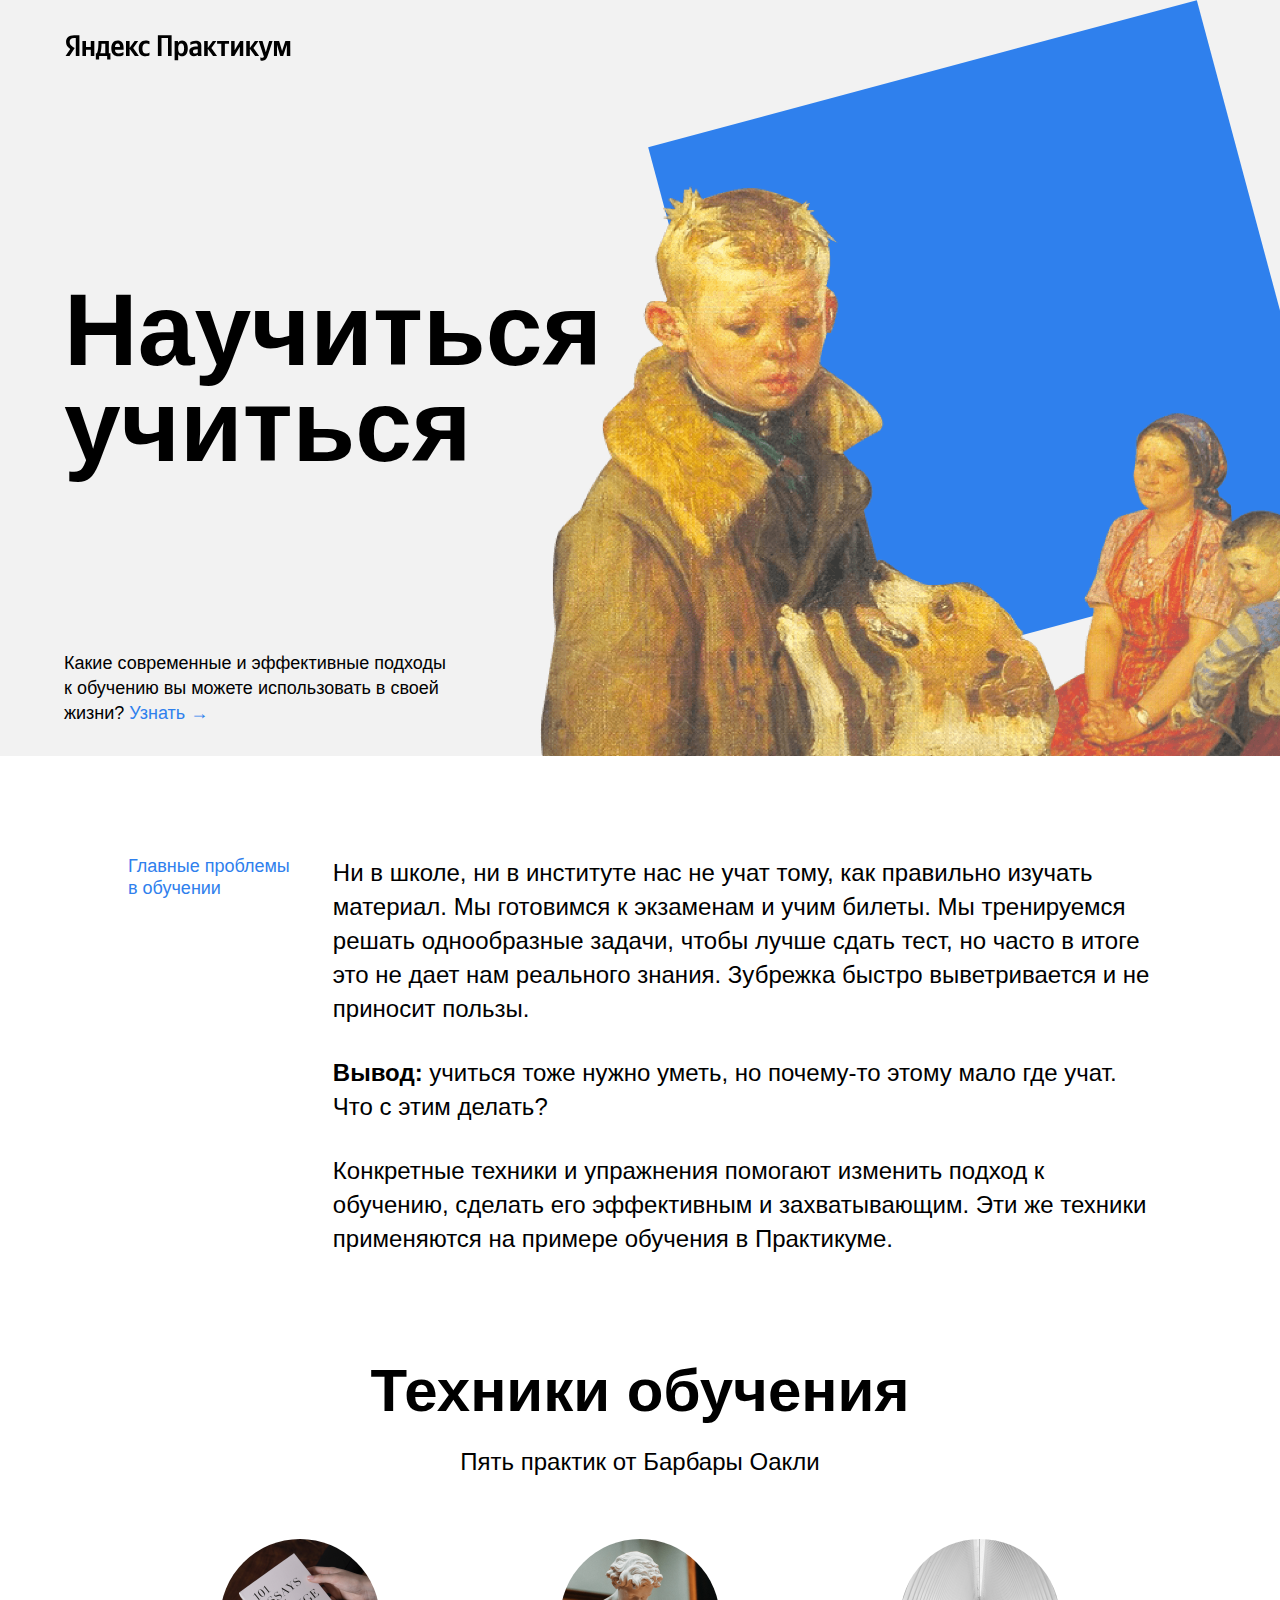
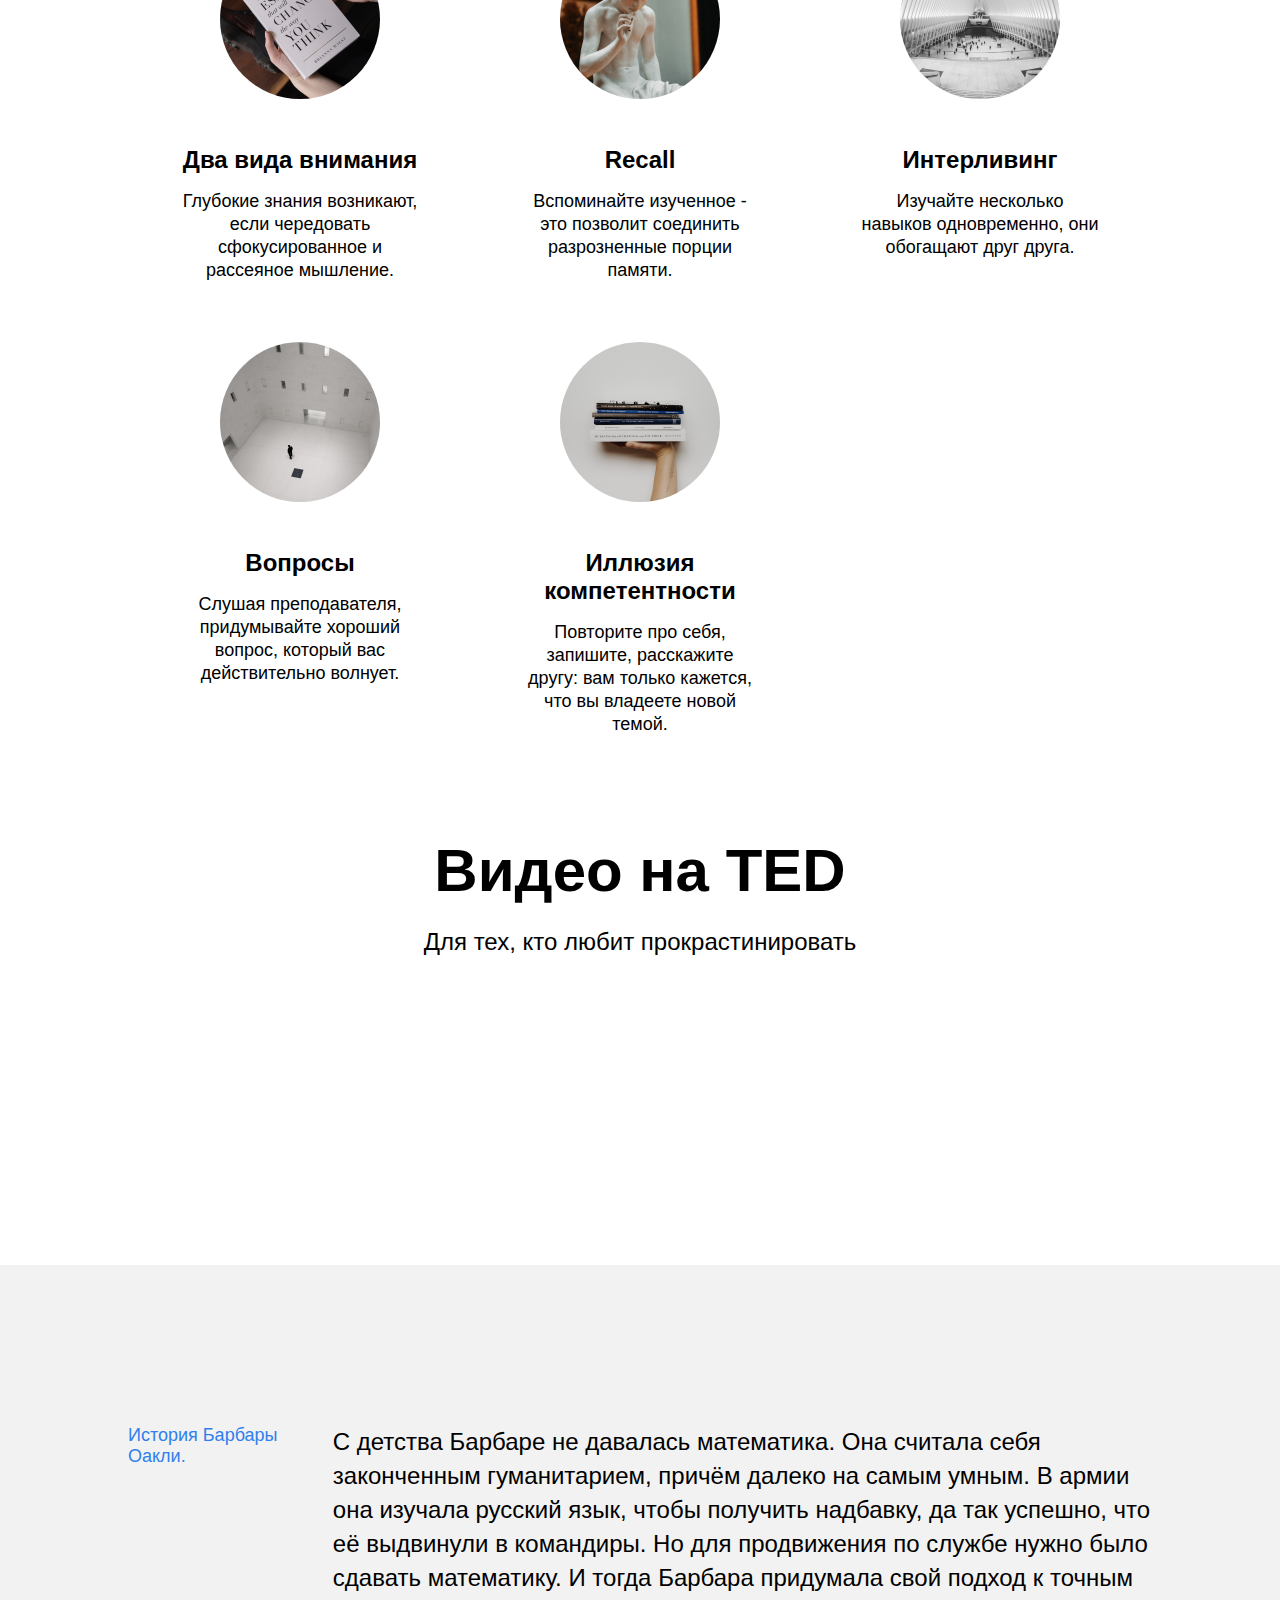
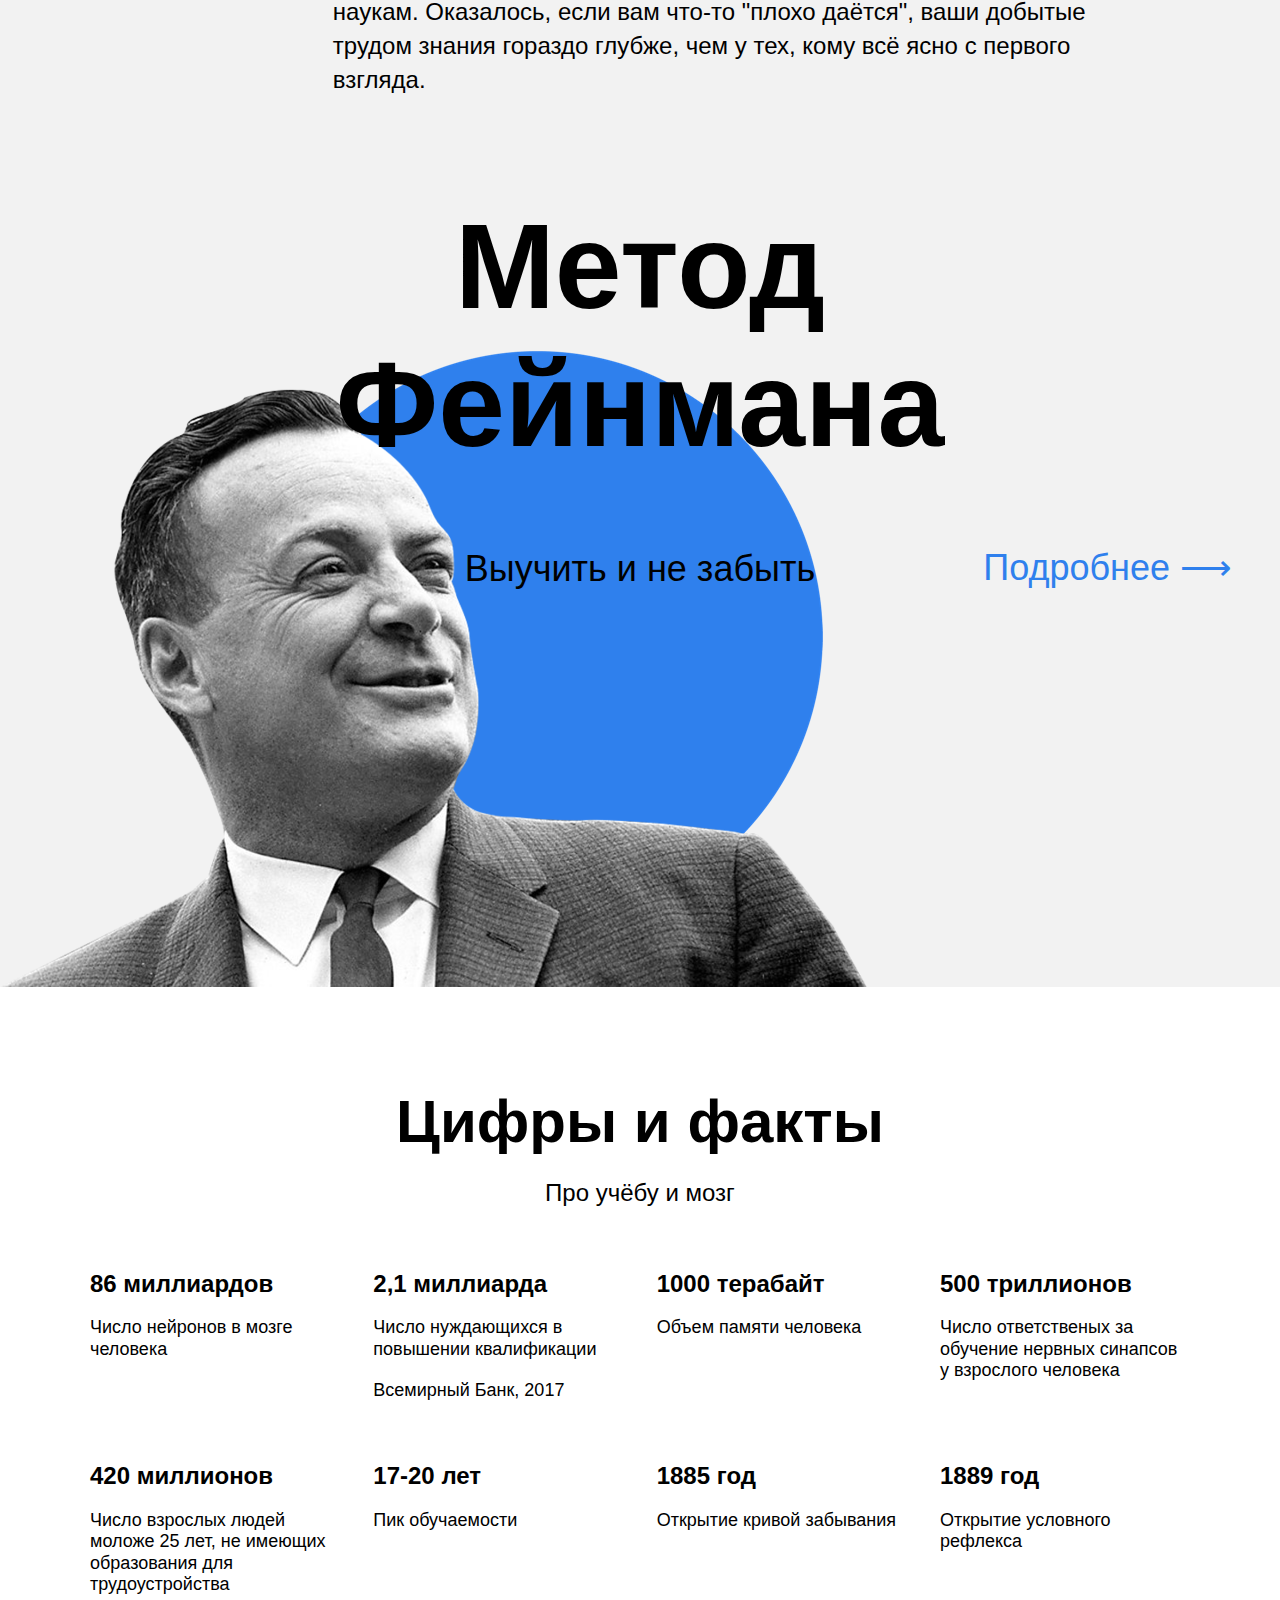
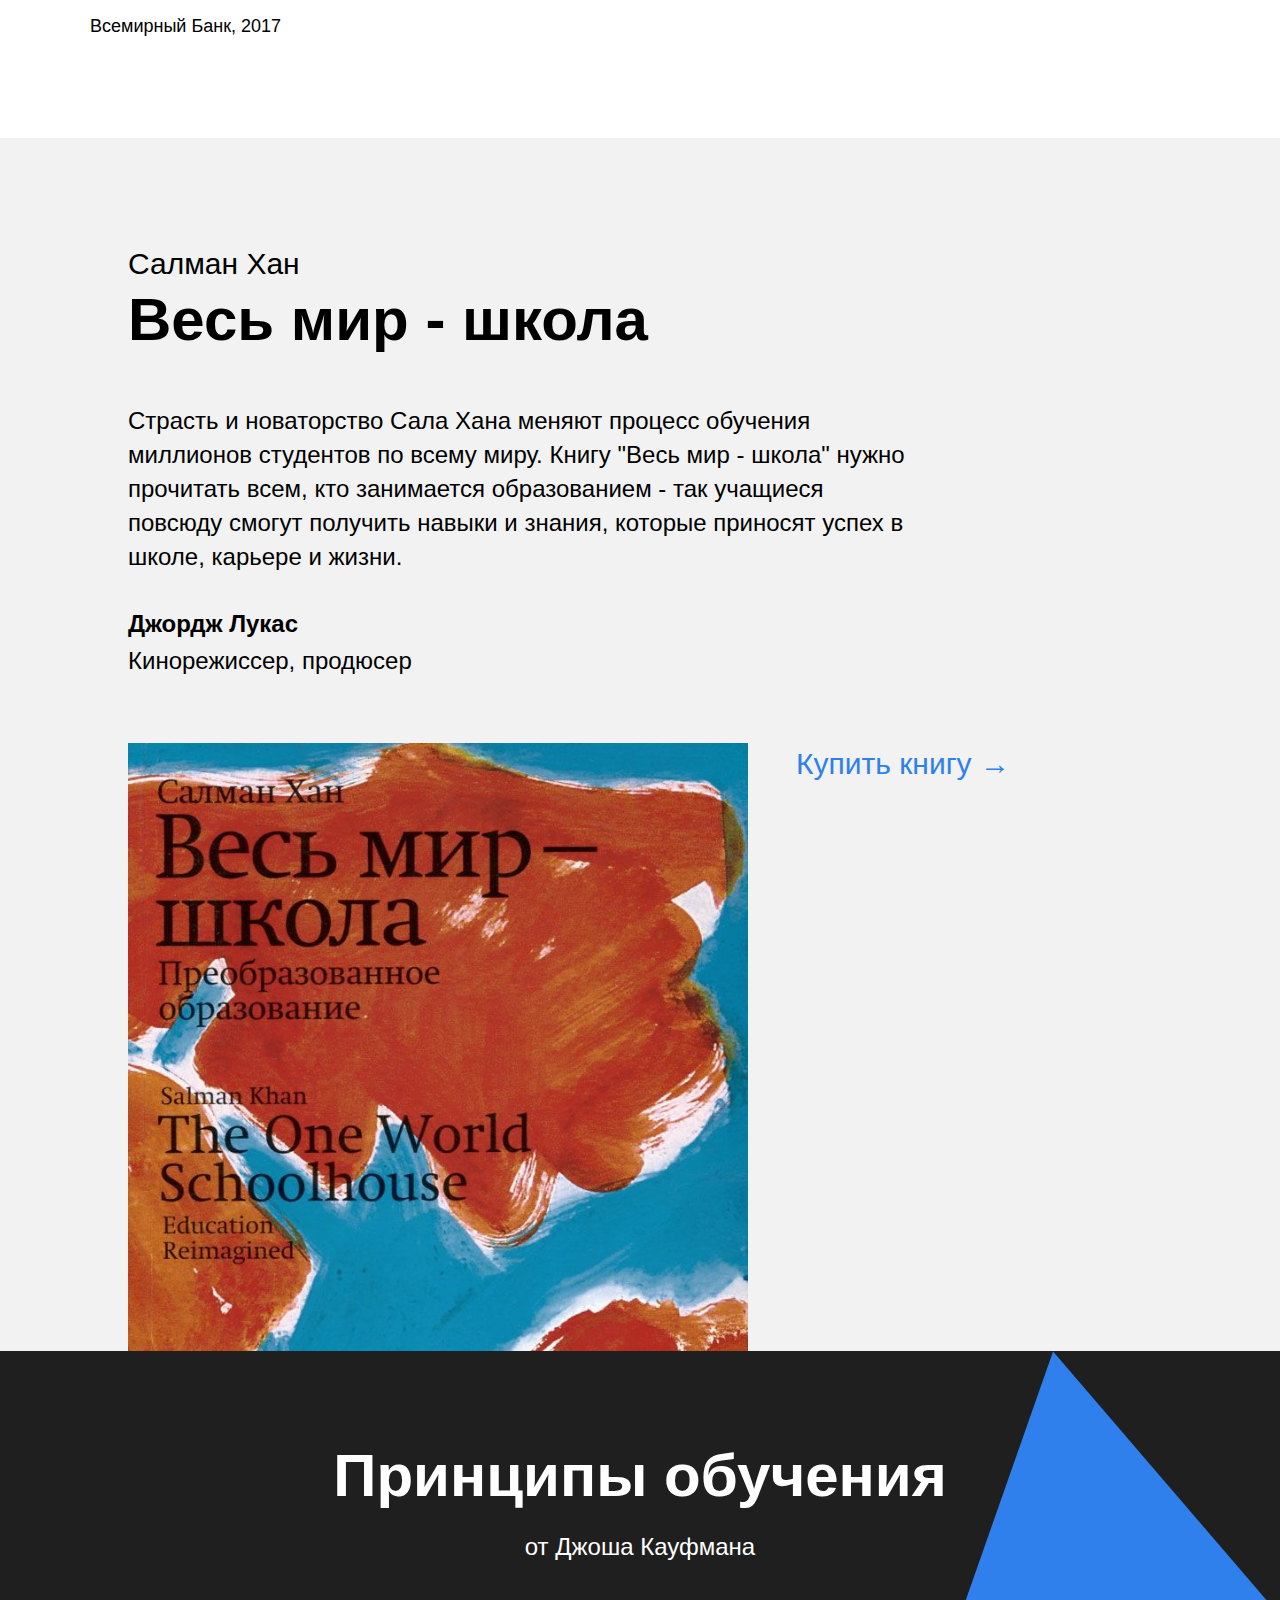
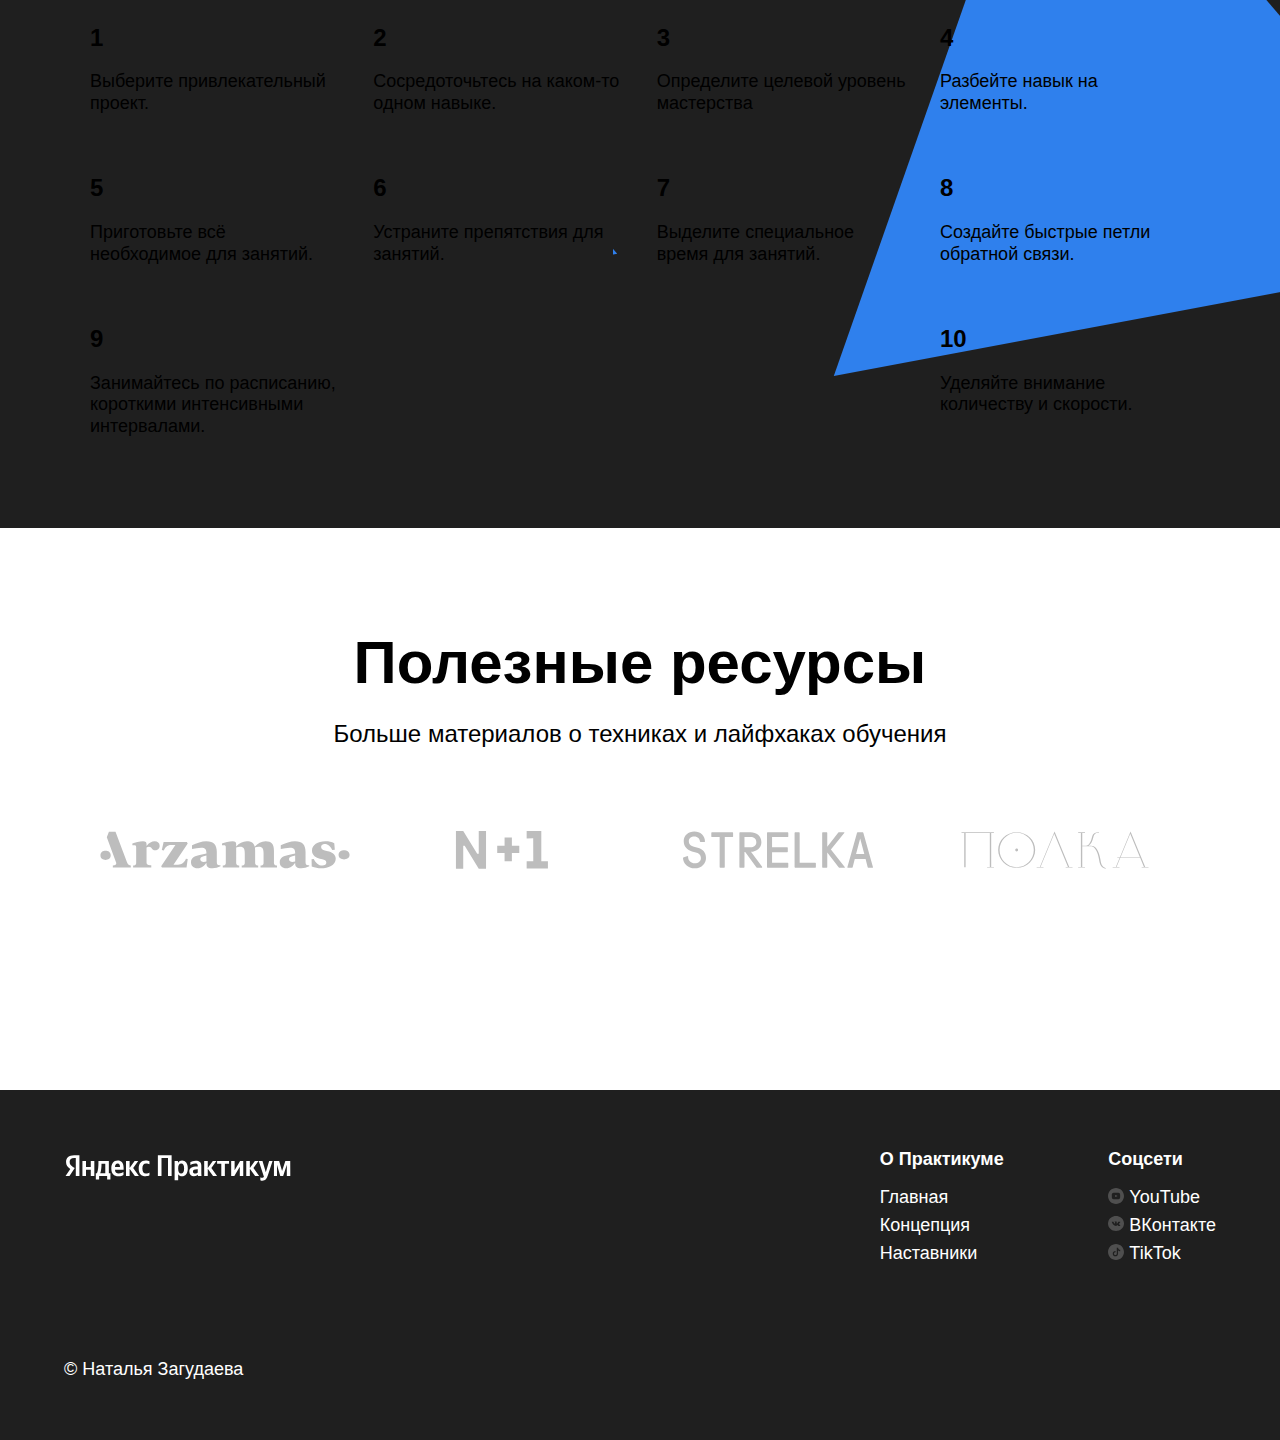
<file: index.html>
<!DOCTYPE html>
<html lang="ru">
  <head>
    <meta charset="UTF-8">
    <link rel="stylesheet" href="./pages/index.css">
    <meta name="viewport" content="width=device-width, initial-scale=1.0">
    <meta name="keywords" content="html, css">
    <meta name="author" content="Наталья Загудаева">
    <title>Научиться учиться</title>
  </head>

  <body>
    <div class="page">
      <header class="header">
        <img class="logo logo_place_header" src="./images/logo_place_header.svg" alt="Логотип Яндекс.Практикум">
        <h1 class="header__title">Научиться учиться</h1>
        <p class="header__subtitle">Какие современные и эффективные подходы к обучению вы можете использовать в своей жизни? <a class="header__link" href="#">Узнать &#8594;</a></p>
        <img class="header__main-illustration" src="./images/header-image.png" alt="главное изображение">
        <div class="header__square-pic rotation"></div>
      </header>

      <main class="content">
        <section class="description">
          <div class="two-columns">
            <h2 class="two-columns__brief">Главные проблемы в обучении</h2>
            <div class="two-columns__main-text">
              <p class="two-columns__paragraph">
                Ни в школе, ни в институте нас не учат тому, как правильно изучать материал. Мы готовимся к экзаменам и учим билеты. Мы тренируемся решать однообразные задачи, чтобы лучше сдать тест, но часто в итоге это не дает нам
                реального знания. Зубрежка быстро выветривается и не приносит пользы.
              </p>
              <p class="two-columns__paragraph"><span class="two-columns__span-accent">Вывод: </span>учиться тоже нужно уметь, но почему-то этому мало где учат. Что с этим делать?</p>
              <p class="two-columns__paragraph">Конкретные техники и упражнения помогают изменить подход к обучению, сделать его эффективным и захватывающим. Эти же техники применяются на примере обучения в Практикуме.</p>
            </div>
          </div>
        </section>

        <section class="techniques">
          <h2 class="section-title">Техники обучения</h2>
          <h3 class="section-subtitle">Пять практик от Барбары Оакли</h3>
          <ul class="cards">
            <li class="cards__item">
              <img src="./images/cards-attention.png" class="cards__image" alt="Два вида внимания">
              <h4 class="cards__title">Два вида внимания</h4>
              <p class="cards__description">Глубокие знания возникают, если чередовать сфокусированное и рассеяное мышление.</p>
            </li>
            <li class="cards__item">
              <img src="./images/cards-recall.png" class="cards__image" alt="Вспоминайте изученное">
              <h4 class="cards__title">Recall</h4>
              <p class="cards__description">Вспоминайте изученное - это позволит соединить разрозненные порции памяти.</p>
            </li>
            <li class="cards__item">
              <img src="./images/cards-interliving.png" class="cards__image" alt="Интерливинг">
              <h4 class="cards__title">Интерливинг</h4>
              <p class="cards__description">Изучайте несколько навыков одновременно, они обогащают друг друга.</p>
            </li>
            <li class="cards__item">
              <img src="./images/cards-question.png" class="cards__image" alt="Вопросы">
              <h4 class="cards__title">Вопросы</h4>
              <p class="cards__description">Слушая преподавателя, придумывайте хороший вопрос, который вас действительно волнует.</p>
            </li>
            <li class="cards__item">
              <img src="./images/cards-competence.png" class="cards__image" alt="Иллюзия компетентности">
              <h4 class="cards__title">Иллюзия компетентности</h4>
              <p class="cards__description">Повторите про себя, запишите, расскажите другу: вам только кажется, что вы владеете новой темой.</p>
            </li>
          </ul>
        </section>

        <section class="video">
          <h2 class="section-title">Видео на TED</h2>
          <h3 class="section-subtitle">Для тех, кто любит прокрастинировать</h3>
          <div class="video__iframes">
            <iframe class="video__iframe" src="https://www.youtube.com/embed/arj7oStGLkU" allowfullscreen></iframe>
            <iframe class="video__iframe" src="https://www.youtube.com/embed/5MgBikgcWnY" allowfullscreen></iframe>
          </div>
        </section>

        <section class="oakley">
          <div class="two-columns">
            <h2 class="two-columns__brief">История Барбары Оакли.</h2>
            <div class="two-columns__main-text">
              <p class="two-columns__paragraph">
                С детства Барбаре не давалась математика. Она считала себя законченным гуманитарием, причём далеко на самым умным. В армии она изучала русский язык, чтобы получить надбавку, да так успешно, что её выдвинули в командиры. Но
                для продвижения по службе нужно было сдавать математику. И тогда Барбара придумала свой подход к точным наукам. Оказалось, если вам что-то "плохо даётся", ваши добытые трудом знания гораздо глубже, чем у тех, кому всё ясно с
                первого взгляда.
              </p>
            </div>
          </div>
        </section>

        <section class="feynman">
          <h2 class="feynman__title">Метод Фейнмана</h2>
          <p class="feynman__subtitle">Выучить и не забыть</p>
          <img class="feynman__image" src="./images/feynman.png" alt="Ричард Фейнман">
          <a href="#" class="feynman__link">Подробнее &xrarr;</a>
        </section>

        <section class="digits">
          <h2 class="section-title">Цифры и факты</h2>
          <h3 class="section-subtitle">Про учёбу и мозг</h3>
          <ul class="table">
            <li class="table__cell">
              <h4 class="table__heading">86 миллиардов</h4>
              <p class="table__text">Число нейронов в мозге человека</p>
            </li>
            <li class="table__cell">
              <h4 class="table__heading">2,1 миллиарда</h4>
              <p class="table__text">Число нуждающихся в повышении квалификации</p>
              <p class="table__text">Всемирный Банк, 2017</p>
            </li>
            <li class="table__cell">
              <h4 class="table__heading">1000 терабайт</h4>
              <p class="table__text">Объем памяти человека</p>
            </li>
            <li class="table__cell">
              <h4 class="table__heading">500 триллионов</h4>
              <p class="table__text">Число ответственых за обучение нервных синапсов у взрослого человека</p>
            </li>
            <li class="table__cell">
              <h4 class="table__heading">420 миллионов</h4>
              <p class="table__text">Число взрослых людей моложе 25 лет, не имеющих образования для трудоустройства</p>
              <p class="table__text">Всемирный Банк, 2017</p>
            </li>
            <li class="table__cell">
              <h4 class="table__heading">17-20 лет</h4>
              <p class="table__text">Пик обучаемости</p>
            </li>
            <li class="table__cell">
              <h4 class="table__heading">1885 год</h4>
              <p class="table__text">Открытие кривой забывания</p>
            </li>
            <li class="table__cell">
              <h4 class="table__heading">1889 год</h4>
              <p class="table__text">Открытие условного рефлекса</p>
            </li>
          </ul>
        </section>

        <section class="khan">
          <div class="khan__container">
            <p class="khan__author">Салман Хан</p>
            <h2 class="khan__title">Весь мир - школа</h2>
            <blockquote class="khan__quote">
              Страсть и новаторство Сала Хана меняют процесс обучения миллионов студентов по всему миру. Книгу "Весь мир - школа" нужно прочитать всем, кто занимается образованием - так учащиеся повсюду смогут получить навыки и знания,
              которые приносят успех в школе, карьере и жизни.
            </blockquote>
            <p class="khan__quote-author">Джордж Лукас</p>
            <span class="khan__quote-author-subline">Кинорежиссер, продюсер</span>
            <div class="khan__book-container">
              <img src="./images/khan-book.jpg" class="khan__book-pic" alt="Книга Весь мир - школа">
              <a class="khan__buy-link" href="#">Купить книгу &#8594;</a>
            </div>
          </div>
        </section>

        <section class="kaufman">
          <h2 class="section-title section-title_theme_dark">Принципы обучения</h2>
          <h3 class="section-subtitle section-subtitle_theme_dark">от Джоша Кауфмана</h3>
          <div class="kaufman__triangle rotation"></div>
          <div class="table table_theme_dark">
            <div class="table__cell table__cell_theme_dark">
              <h4 class="table__heading table__heading_theme_dark">1</h4>
              <p class="table__text table__text_theme_dark">Выберите привлекательный проект.</p>
            </div>
            <div class="table__cell table__cell_theme_dark">
              <h4 class="table__heading table__heading_theme_dark">2</h4>
              <p class="table__text table__text_theme_dark">Сосредоточьтесь на каком-то одном навыке.</p>
            </div>
            <div class="table__cell table__cell_theme_dark">
              <h4 class="table__heading table__heading_theme_dark">3</h4>
              <p class="table__text table__text_theme_dark">Определите целевой уровень мастерства</p>
            </div>
            <div class="table__cell table__cell_theme_dark">
              <h4 class="table__heading table__heading_theme_dark">4</h4>
              <p class="table__text table__text_theme_dark">Разбейте навык на элементы.</p>
            </div>
            <div class="table__cell table__cell_theme_dark">
              <h4 class="table__heading table__heading_theme_dark">5</h4>
              <p class="table__text table__text_theme_dark">Приготовьте всё необходимое для занятий.</p>
            </div>
            <div class="table__cell table__cell_theme_dark">
              <h4 class="table__heading table__heading_theme_dark">6</h4>
              <p class="table__text table__text_theme_dark">Устраните препятствия для занятий.</p>
            </div>
            <div class="table__cell table__cell_theme_dark">
              <h4 class="table__heading table__heading_theme_dark">7</h4>
              <p class="table__text table__text_theme_dark">Выделите специальное время для занятий.</p>
            </div>
            <div class="table__cell table__cell_theme_dark">
              <h4 class="table__heading table__heading_theme_dark">8</h4>
              <p class="table__text table__text_theme_dark">Создайте быстрые петли обратной связи.</p>
            </div>
            <div class="table__cell table__cell_theme_dark">
              <h4 class="table__heading table__heading_theme_dark">9</h4>
              <p class="table__text table__text_theme_dark">Занимайтесь по расписанию, короткими интенсивными интервалами.</p>
            </div>
            <div class="table__cell table__cell_theme_dark">
              <h4 class="table__heading table__heading_theme_dark">10</h4>
              <p class="table__text table__text_theme_dark">Уделяйте внимание количеству и скорости.</p>
            </div>
          </div>
        </section>
      </main>

      <section class="resources">
        <h2 class="section-title">Полезные ресурсы</h2>
        <h3 class="section-subtitle">Больше материалов о техниках и лайфхаках обучения</h3>
        <ul class="resources__logo-zone">
          <li>
            <a href="#"><img src="./images/logo/resources-arzamas.svg" alt="Arzamas" class="resources__logo"></a>
          </li>
          <li>
            <a href="#"><img src="./images/logo/resources-n1.svg" alt="N+1" class="resources__logo"></a>
          </li>
          <li>
            <a href="#"><img src="./images/logo/resources-strelka.svg" alt="Strelka" class="resources__logo"></a>
          </li>
          <li>
            <a href="#"><img src="./images/logo/resources-polka.svg" alt="Polka" class="resources__logo"></a>
          </li>
        </ul>
      </section>

      <footer class="footer">
        <div class="footer__columns">
          <div class="footer__column footer__column_content_copyright">
            <img class="logo logo_place_footer" src="./images/logo_place_footer.svg" alt="Логотип Яндекс.Практикум">
            <p class="footer__author">&#169; Наталья Загудаева</p>
          </div>
          <nav class="footer__column footer__column_content_info">
            <h3 class="footer__column-heading">О Практикуме</h3>
            <ul class="footer__column-links">
              <li class="footer__column-link-list"><a href="#" class="footer__column-link">Главная</a></li>
              <li class="footer__column-links-list"><a href="#" class="footer__column-link">Концепция</a></li>
              <li class="footer__column-links-list"><a href="#" class="footer__column-link">Наставники</a></li>
            </ul>
          </nav>
          <div class="footer__column footer___column_content_social">
            <h3 class="footer__column-heading">Соцсети</h3>
            <ul class="footer__column-links">
              <li>
                <a class="footer__column-link" href="https://www.facebook.com/"><img src="./images/youtube-icon.svg" alt="youtube" class="footer___social-icons"> YouTube</a>
              </li>
              <li>
                <a class="footer__column-link" href="https://www.vk.com/"><img src="./images/vk_color_white.svg" alt="VK" class="footer___social-icons"> ВКонтакте</a>
              </li>
              <li>
                <a class="footer__column-link" href="https://www.instagram.com/"><img src="./images/tiktok-icon.svg" alt="tiktok" class="footer___social-icons"> TikTok</a>
              </li>
            </ul>
          </div>
        </div>
      </footer>
    </div>
  </body>
</html>
</file>
<file: pages/index.css>
@import url(../vendor/normalize.css);

@import url(../blocks/page/page.css);

@import url(../vendor/normalize.css);
@import url(../blocks/page/page.css);
@import url(../blocks/rotation/rotation.css);
@import url(../blocks/header/header.css);
@import url(../blocks/logo/logo.css);
@import url(../blocks/description/description.css);
@import url(../blocks/two-columns/two-columns.css);
@import url(../blocks/techniques/techniques.css);
@import url(../blocks/section-title/section-title.css);
@import url(../blocks/section-subtitle/section-subtitle.css);
@import url(../blocks/cards/cards.css);
@import url(../blocks/video/video.css);
@import url(../blocks/oakley/oakley.css);
@import url(../blocks/feynman/feynman.css);
@import url(../blocks/digits/digits.css);
@import url(../blocks/table/table.css);
@import url(../blocks/khan/khan.css);
@import url(../blocks/kaufman/kaufman.css);
@import url(../blocks/resources/resources.css);
@import url(../blocks/footer/footer.css);
</file>
